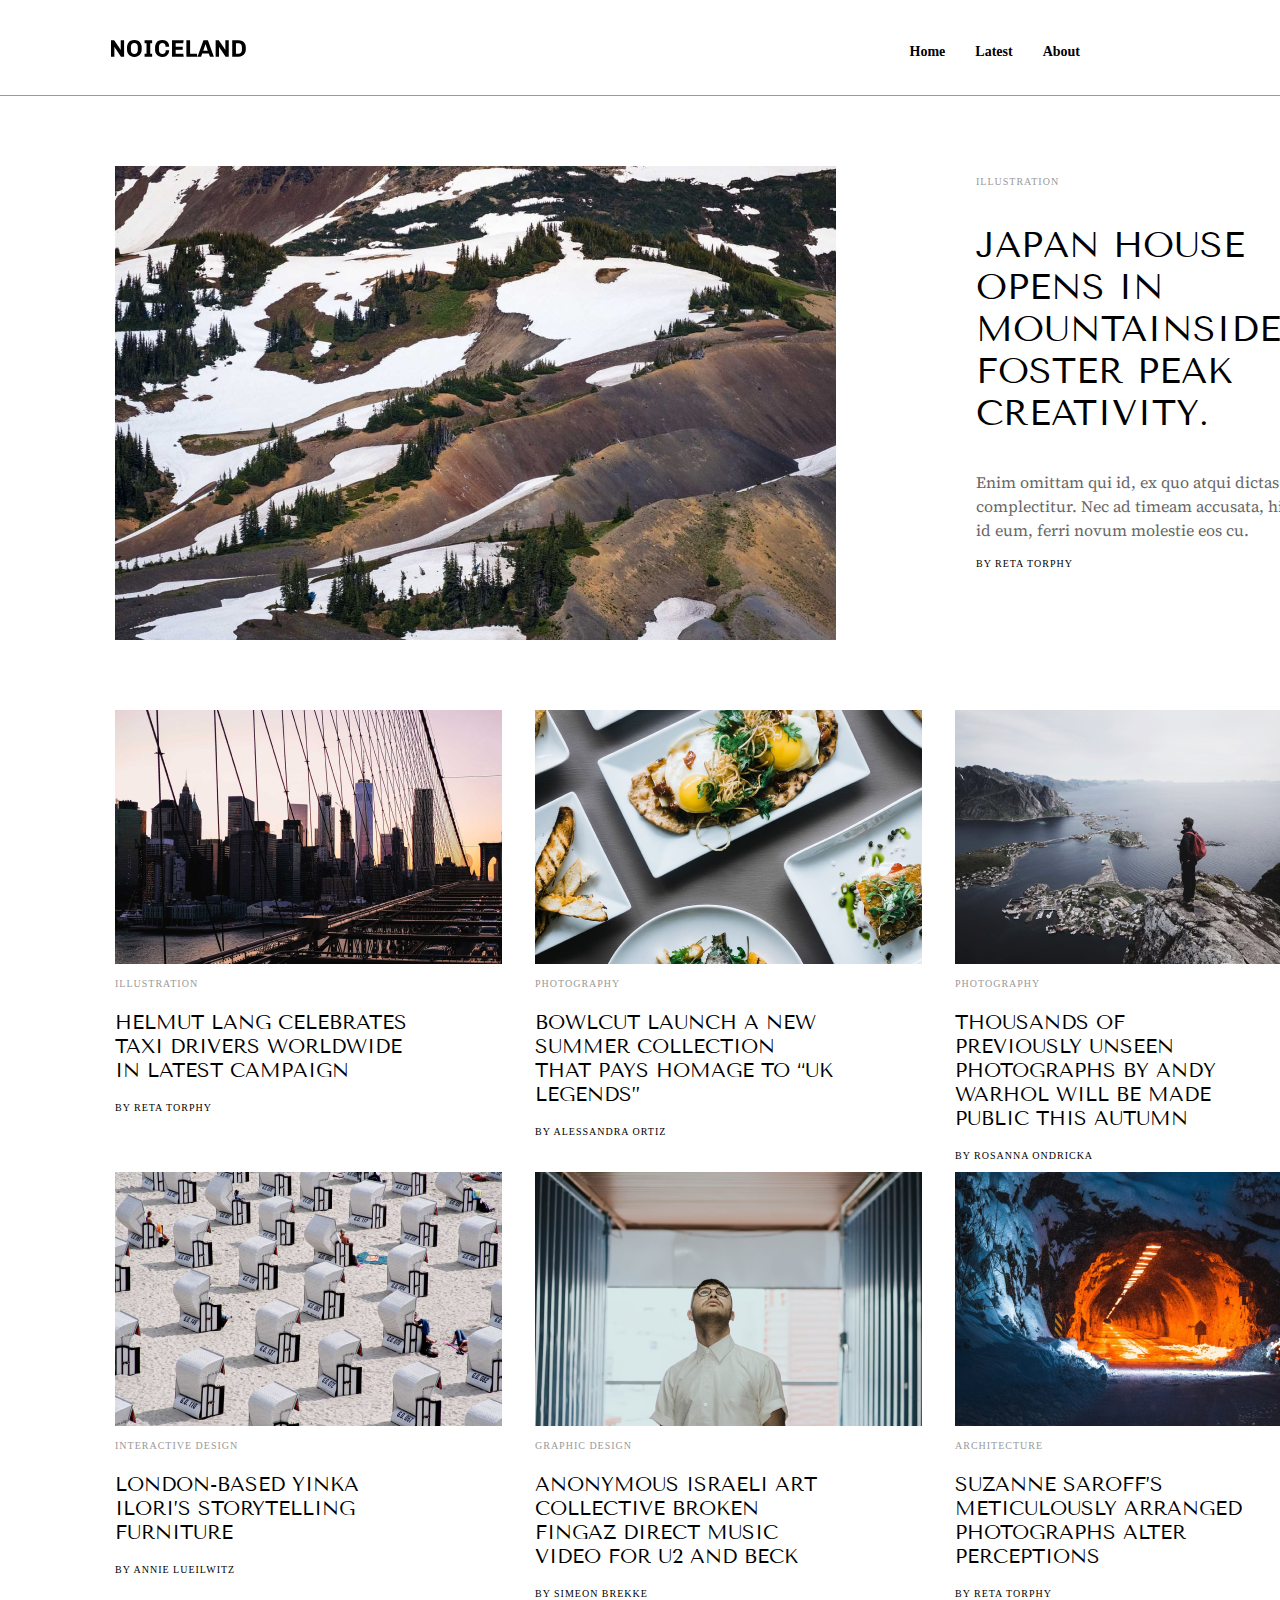
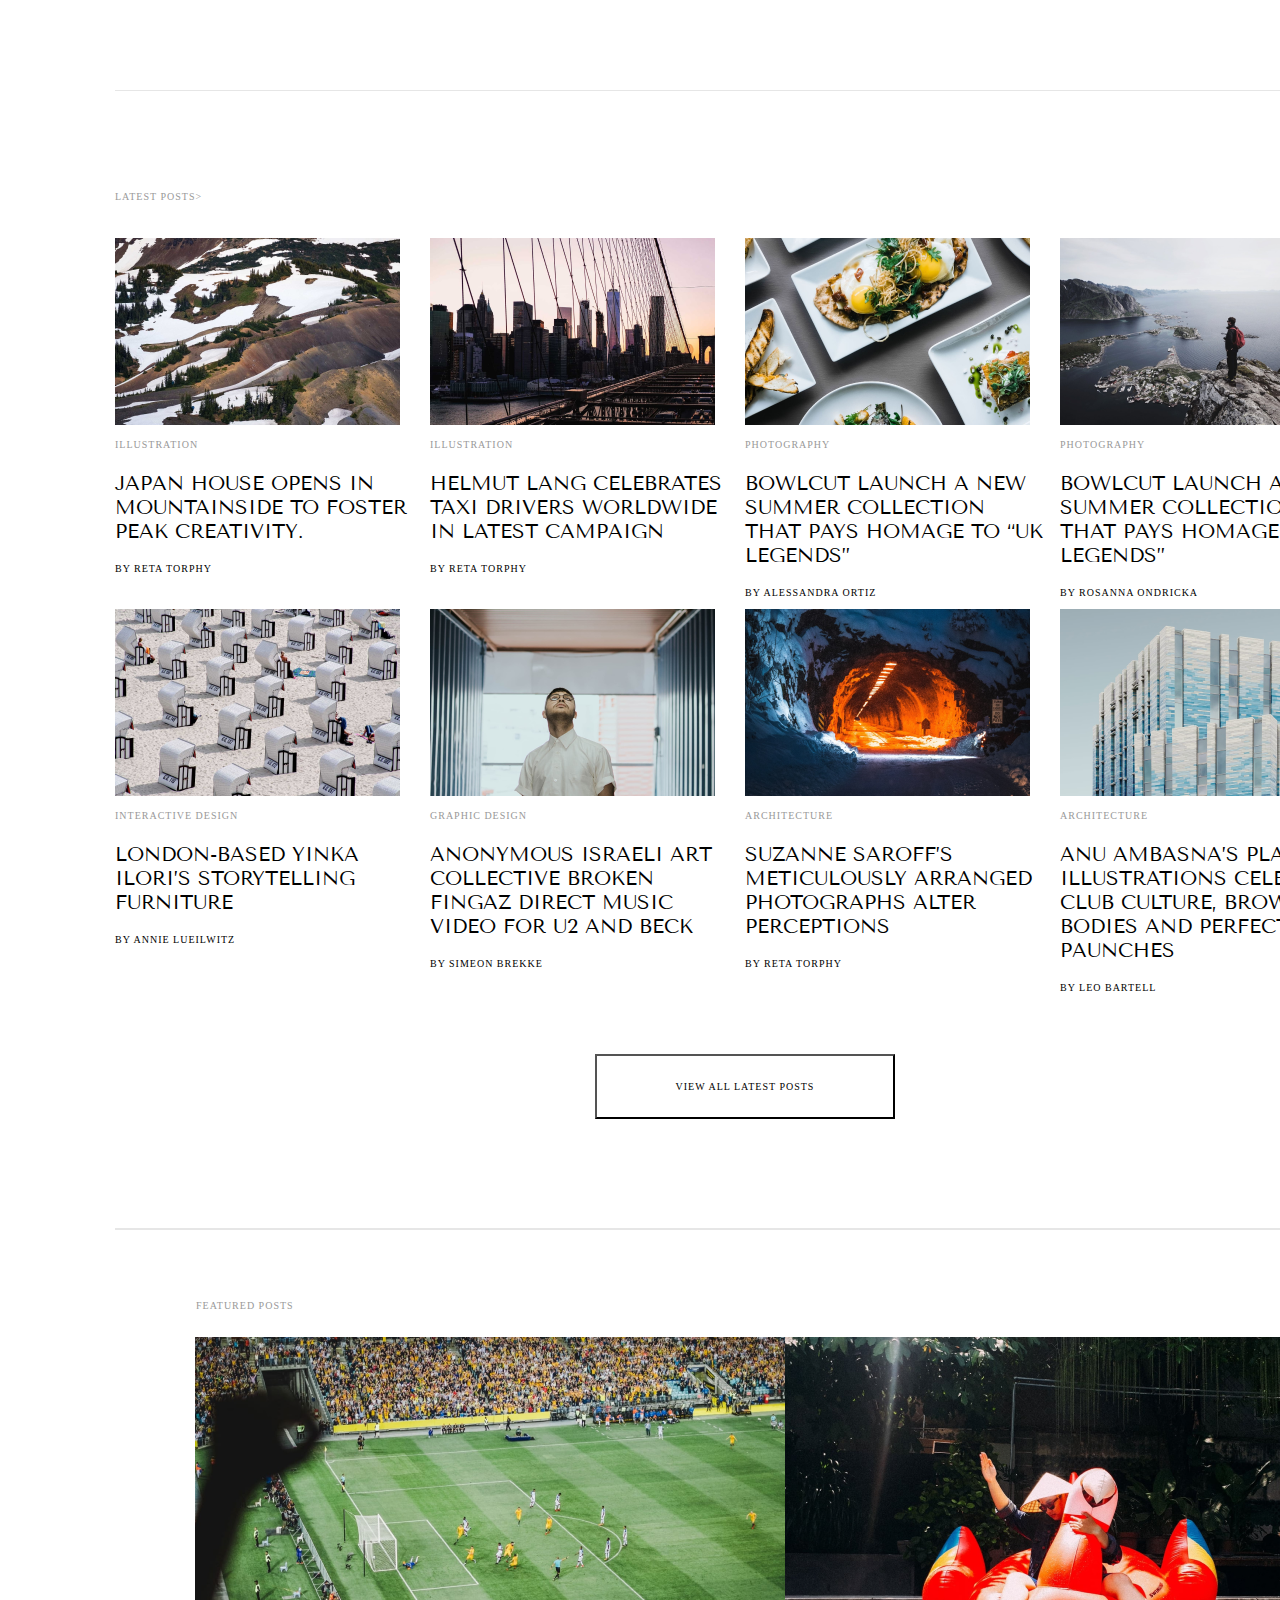
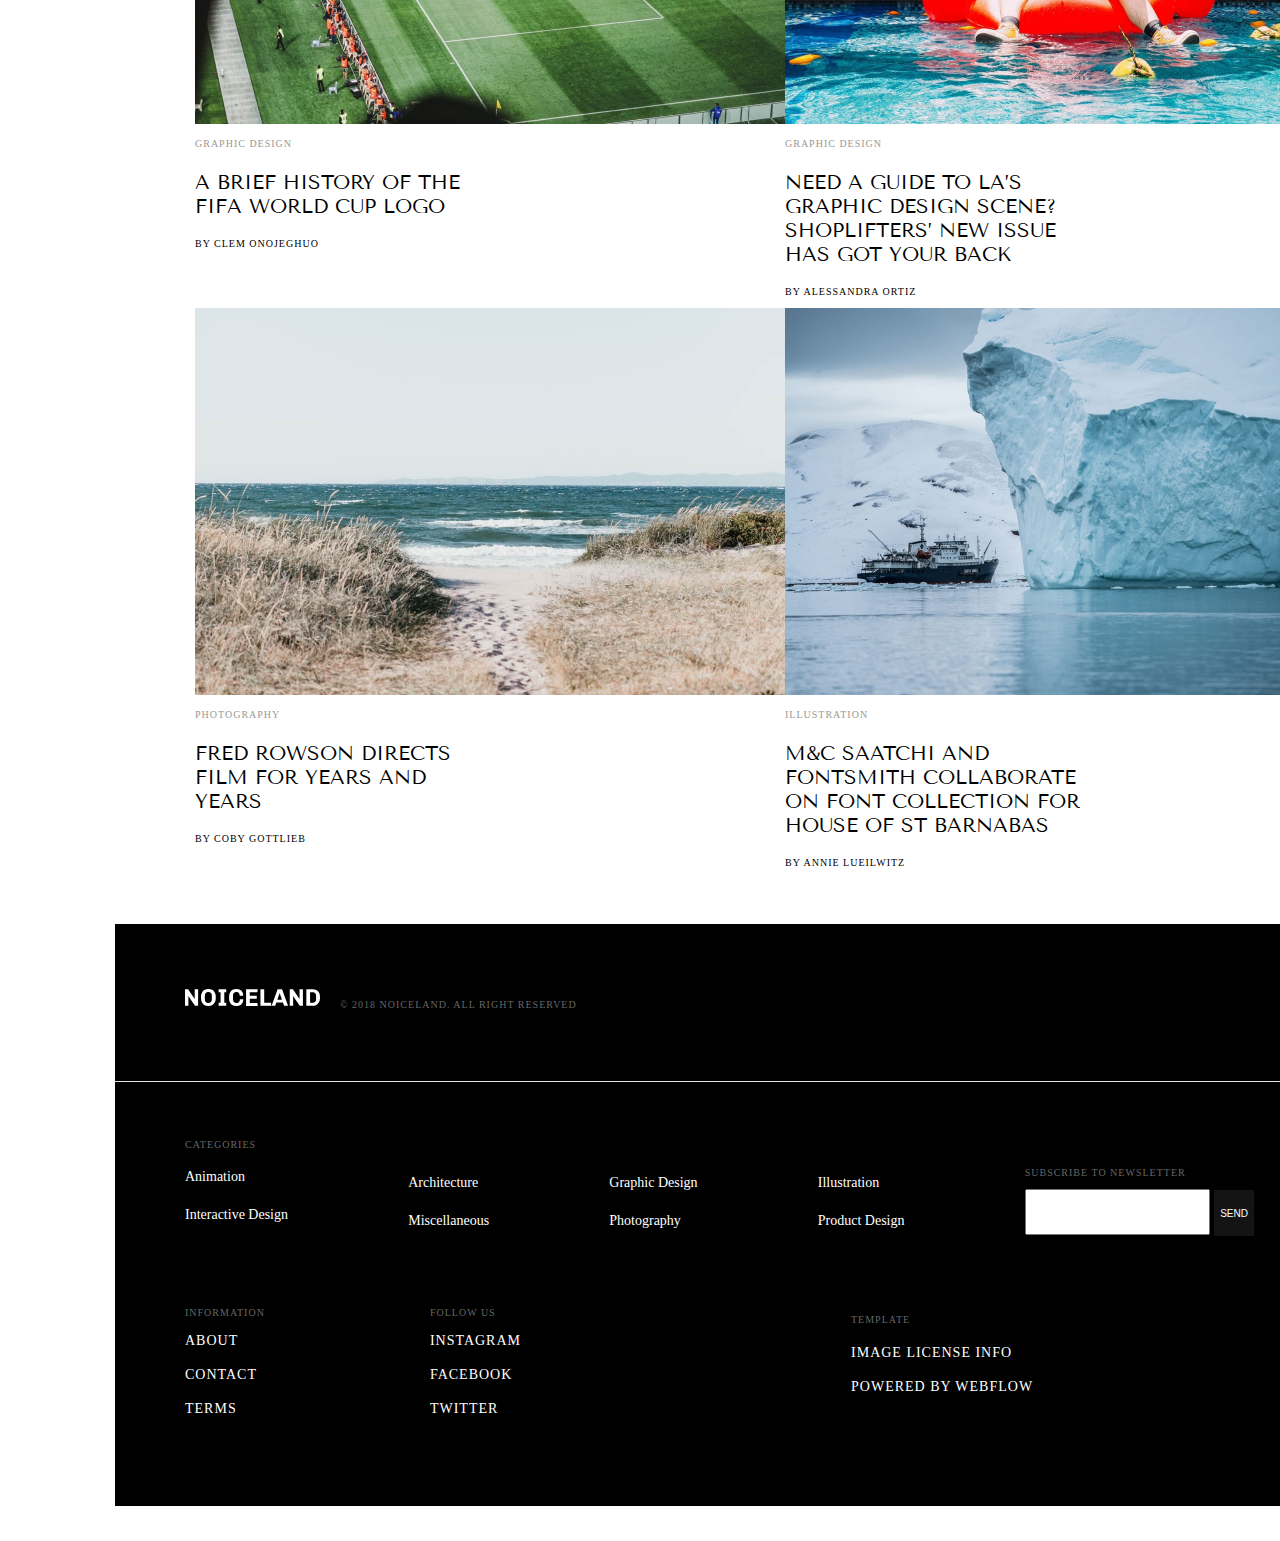
<file: noiceland.html>
<!DOCTYPE html>
<html lang="en">

<head>
    <meta charset="UTF-8">
    <meta http-equiv="X-UA-Compatible" content="IE=edge">
    <meta name="viewport" content="width=device-width, initial-scale=1,  maximum-scale=1">
    <link rel="preconnect" href="https://fonts.googleapis.com">
    <link rel="preconnect" href="https://fonts.gstatic.com" crossorigin>
    <link href="https://fonts.googleapis.com/css2?family=Tenor+Sans&display=swap" rel="stylesheet">

    <link
        href="https: //fonts.googleapis.com/css2?family= Lobster & семья = Либре + Франклин иfamily = Source+Serif+Pro & display=swap"
        rel="stylesheet">
    <link href="https://fonts.googleapis.com/css2?family=Lobster&family=Source+Serif+Pro&display=swap" rel="stylesheet">
    <link rel="stylesheet" href="styles-noiceland.css">
    

    <title>Noiceland-ЯПОНСКИЙ ДОМ ОТКРЫВАЕТСЯ НА СКЛОНЕ ГОРЫ...</title>
    <style>
      

        
    </style>
</head>

<body>
    <div class="desktop">
        <header>
            <nav class="content-block">
                <div class="navigation-left">
                    <a href="NOICELAND">
                        <svg width="135" height="17" viewBox="0 0 135 17" fill="none"
                            xmlns="http://www.w3.org/2000/svg">
                            <path fill-rule="evenodd" clip-rule="evenodd"
                                d="M4.8 9.12C4.624 8.864 4.384 8.484 4.08 7.98C3.776 7.476 3.576 7.144 3.48 6.984L3.384 7.056V16.704H0V0.24H3.144L8.328 7.872L9.048 9C9.304 9.448 9.504 9.776 9.648 9.984L9.72 9.912V0.24H13.104V16.704H9.96L4.8 9.12ZM30.696 9.648C30.696 11.152 30.368 12.456 29.712 13.56C29.056 14.664 28.172 15.504 27.06 16.08C25.948 16.656 24.712 16.944 23.352 16.944C21.992 16.944 20.756 16.656 19.644 16.08C18.532 15.504 17.648 14.664 16.992 13.56C16.336 12.456 16.008 11.152 16.008 9.648V7.296C16.008 5.79199 16.336 4.48801 16.992 3.384C17.648 2.27999 18.532 1.44 19.644 0.864C20.756 0.287997 21.992 0 23.352 0C24.712 0 25.948 0.287997 27.06 0.864C28.172 1.44 29.056 2.27999 29.712 3.384C30.368 4.48801 30.696 5.79199 30.696 7.296V9.648ZM26.808 6.768C26.808 5.55199 26.488 4.612 25.848 3.948C25.208 3.284 24.376 2.952 23.352 2.952C22.328 2.952 21.496 3.284 20.856 3.948C20.216 4.612 19.896 5.55199 19.896 6.768V10.176C19.896 11.392 20.216 12.332 20.856 12.996C21.496 13.66 22.328 13.992 23.352 13.992C24.376 13.992 25.208 13.66 25.848 12.996C26.488 12.332 26.808 11.392 26.808 10.176V6.768ZM33.576 0.24H41.16V3.192H39.24V13.752H41.16V16.704H33.576V13.752H35.52V3.192H33.576V0.24ZM47.952 10.176C47.952 11.392 48.28 12.332 48.936 12.996C49.592 13.66 50.424 13.992 51.432 13.992C52.568 13.992 53.408 13.684 53.952 13.068C54.496 12.452 54.768 11.504 54.768 10.224H58.152C58.152 11.632 57.868 12.844 57.3 13.86C56.732 14.876 55.952 15.644 54.96 16.164C53.968 16.684 52.848 16.944 51.6 16.944H51.264C49.888 16.944 48.656 16.664 47.568 16.104C46.48 15.544 45.624 14.716 45 13.62C44.376 12.524 44.064 11.2 44.064 9.648V7.296C44.064 5.79199 44.376 4.48801 45 3.384C45.624 2.27999 46.476 1.44 47.556 0.864C48.636 0.287997 49.84 0 51.168 0H51.504C52.784 0 53.924 0.251998 54.924 0.756C55.924 1.26 56.712 2.02 57.288 3.036C57.864 4.05201 58.152 5.29599 58.152 6.768H54.624C54.624 5.51999 54.348 4.572 53.796 3.924C53.244 3.276 52.448 2.952 51.408 2.952C50.4 2.952 49.572 3.284 48.924 3.948C48.276 4.612 47.952 5.55199 47.952 6.768V10.176ZM61.032 16.704V0.24H72.624L72.216 3.192H64.68V6.792H71.712V9.744H64.68V13.752H72.288L72.696 16.704H61.032ZM75.384 16.704V0.24H79.104V13.632H85.872L86.28 16.704H75.384ZM97.776 13.464H91.224L90.072 16.704H86.496L92.472 0.24H96.888L102.864 16.704H98.976L97.776 13.464ZM92.232 10.656H96.792C96.184 8.84799 95.448 6.69601 94.584 4.2H94.464L92.232 10.656ZM109.44 9.12C109.264 8.864 109.024 8.484 108.72 7.98C108.416 7.476 108.216 7.144 108.12 6.984L108.024 7.056V16.704H104.64V0.24H107.784L112.968 7.872L113.688 9C113.944 9.448 114.144 9.776 114.288 9.984L114.36 9.912V0.24H117.744V16.704H114.6L109.44 9.12ZM127.464 0.24C128.824 0.24 130.06 0.527997 131.172 1.104C132.284 1.68 133.168 2.51999 133.824 3.624C134.48 4.728 134.808 6.03199 134.808 7.536V9.408C134.808 10.912 134.48 12.216 133.824 13.32C133.168 14.424 132.284 15.264 131.172 15.84C130.06 16.416 128.824 16.704 127.464 16.704H121.224V0.24H127.464ZM124.944 13.752H127.464C128.488 13.752 129.32 13.42 129.96 12.756C130.6 12.092 130.92 11.152 130.92 9.936V7.008C130.92 5.79199 130.6 4.852 129.96 4.188C129.32 3.524 128.488 3.192 127.464 3.192H124.944V13.752Z"
                                fill="black" />
                        </svg></a>
                </div>

                <div class="navigation-right"><a href="Home"> Home</a>
                    <a href="Latest"> Latest</a>
                    <a href="About"> About</a>
                </div>
            </nav>

        </header>

        <main>
            <div class="main-content ">
                <div class="topicc">

                    <img class="foto1" src="img3/mountains.png">
                    <div class="text">
                        <p class="auxiliary-text">Illustration</p>
                        <p class="heading">Japan House opens in mountainside to foster peak creativity. </p>
                        <p class="main-text1"> Enim omittam qui id, ex quo atqui dictas complectitur. Nec ad timeam
                            accusata,
                            hinc justo falli
                            id eum, ferri novum molestie eos cu. </p>

                        <p class="bottom-text">By Reta Torphy</p>

                    </div>
                </div>

                <div class="info-content">
                    <div>
                        <img class="foto" src="img3/city.png">
                        <p class="auxiliary-text"> Illustration</p>
                        <p class="main-text"> Helmut Lang celebrates taxi drivers worldwide in latest campaign</p>
                        <p class="bottom-text">By Reta Torphy</p>

                    </div>
                    <div class="topic">
                        <img class="foto" src="img3/food.png">
                        <p class="auxiliary-text">Photography</p>
                        <p class="main-text">Bowlcut launch a new summer collection that pays homage to “UK legends”</p>
                        <p class="bottom-text">By Alessandra Ortiz</p>

                    </div>

                    <div class="topic">

                        <img class="foto" src="img3/sea.png">
                        <p class="auxiliary-text">Photography</p>
                        <p class="main-text">Thousands of previously unseen photographs by Andy Warhol will be made
                            public
                            this Autumn</p>
                        <p class="bottom-text"> By Rosanna Ondricka</p>

                    </div>

                    <div class="topic">
                        <img class="foto" src="img3/beach.png">
                        <p class="auxiliary-text">Interactive Design</p>
                        <p class="main-text">London-based Yinka Ilori’s storytelling furniture</p>
                        <p class="bottom-text"> By Annie Lueilwitz</p>

                    </div>

                    <div class="topic">

                        <img class="foto" src="img3/man.png">
                        <p class="auxiliary-text">Graphic Design</p>
                        <p class="main-text">Anonymous Israeli art collective Broken Fingaz direct music video for U2
                            and
                            Beck</p>
                        <p class="bottom-text"> By Simeon Brekke</p>
                    </div>

                    <div class="topic">
                        <img class="foto" src="img3/tunel.png">
                        <p class="auxiliary-text">Architecture</p>
                        <p class="main-text">Suzanne Saroff’s meticulously arranged photographs alter perceptions</p>
                        <p class="bottom-text"> By Reta Torphy</p>

                    </div>

                </div>
                <div class="line-border"></div>
                <div class="latest-posts">LATEST POSTS></div>
                <div class="low-main-content">
                    <div class="low-content">

                        <div class="low-topic">
                            <img class="low-foto" src="img3/gora1.png">
                            <p class="auxiliary-text">Illustration</p>
                            <p class="main-text"> Japan House opens in mountainside to foster peak creativity. </p>
                            <p class="bottom-text">By Reta Torphy</p>
                        </div>

                        <div class="low-topic">
                            <img class="low-foto" src="img3/city1.png">
                            <p class="auxiliary-text"> Illustration</p>
                            <p class="main-text"> Helmut Lang celebrates taxi drivers worldwide in latest campaign</p>
                            <p class="bottom-text">By Reta Torphy</p>

                        </div>
                        <div class="low-topic">

                            <img class="low-foto" src="img3/food1.png">
                            <p class="auxiliary-text">Photography</p>
                            <p class="main-text">Bowlcut launch a new summer collection that pays homage to “UK legends”
                            </p>
                            <p class="bottom-text">By Alessandra Ortiz</p>

                        </div>

                        <div class="low-topic">

                            <img class="low-foto" src="img3/sea1.png">
                            <p class="auxiliary-text">Photography</p>
                            <p class="main-text">Bowlcut launch a new summer collection that pays homage to “UK legends”
                            </p>
                            <p class="bottom-text"> By Rosanna Ondricka</p>



                        </div>

                        <div class="low-topic">

                            <img class="low-foto" src="img3/pesok1.png">
                            <p class="auxiliary-text">Interactive Design</p>
                            <p class="main-text">London-based Yinka Ilori’s storytelling furniture</p>
                            <p class="bottom-text"> By Annie Lueilwitz</p>

                        </div>

                        <div class="low-topic">

                            <img class="low-foto" src="img3/man1.png">
                            <p class="auxiliary-text">Graphic Design</p>
                            <p class="main-text">Anonymous Israeli art collective Broken Fingaz direct music video for
                                U2 and Beck</p>

                            <p class="bottom-text"> By Simeon Brekke</p>

                        </div>
                        <div class="low-topic">

                            <img class="low-foto" src="img3/tunel1.png">
                            <p class="auxiliary-text">Architecture</p>
                            <p class="main-text">Suzanne Saroff’s meticulously arranged photographs alter perceptions
                            </p>
                            <p class="bottom-text"> By Reta Torphy</p>

                        </div>
                        <div class="low-topic">

                            <img class="low-foto" src="img3/culture1.png">
                            <p class="auxiliary-text">Architecture</p>
                            <p class="main-text"> Anu Ambasna’s playful illustrations celebrate club culture, brown
                                bodies
                                and perfect paunches </p>

                            <p class="bottom-text"> By Leo Bartell</p>

                        </div>
                    </div>
                </div>

                <div class="key-enter">
                    <button class="key"> view all latest posts </button>
                </div>

                <div class="line_footer1"></div>

                <div class="featured-posts">featured POSTS</div>
                <div class="low-main-content1">

                    <div class="low-topic">


                        <img class="low-foto" src="img3/bol.png">
                        <p class="auxiliary-text">Graphic Design</p>
                        <p class="main-text"> A Brief History of the FIFA World Cup Logo </p>

                        <p class="bottom-text"> By Clem Onojeghuo</p>
                    </div>

                    <div class="low-topic">

                        <img class="low-foto" src="img3/aqva.png">
                        <p class="auxiliary-text">Graphic Design </p>
                        <p class="main-text"> Need a guide to LA’s graphic design scene? Shoplifters’ new issue has got
                            your
                            back </p>

                        <p class="bottom-text"> By Alessandra Ortiz</p>
                    </div>
                    <div class="low-topic">

                        <img class="low-foto" src="img3/ocean.png">
                        <p class="auxiliary-text">Photography</p>
                        <p class="main-text"> Fred Rowson directs film for Years and Years</p>

                        <p class="bottom-text"> By Coby Gottlieb</p>
                    </div>

                    <div class="low-topic">

                        <img class="low-foto" src="img3/ice.png">
                        <p class="auxiliary-text">Illustration</p>
                        <p class="main-text">M&C Saatchi and Fontsmith collaborate on font collection for House of St
                            Barnabas</p>

                        <p class="bottom-text"> By Annie Lueilwitz </p>
                    </div>
                </div>
                <div class="total-footer">
                    <div class="footer">

                        <svg width="135" height="17" viewBox="0 0 135 17" fill="none"
                            xmlns="http://www.w3.org/2000/svg">
                            <path
                                d="M4.80677 9.15228C4.63319 8.89805 4.39285 8.52339 4.08575 8.02831L3.4849 7.02477L3.38476 7.09502V16.7591H0V0.240827H3.14443L8.34174 7.89785L9.01268 9.03185C9.26638 9.4801 9.46666 9.81462 9.61353 10.0354L9.68363 9.96515V0.240827H13.1185V16.7591H10.0141L4.80677 9.15228ZM30.7433 9.68415C30.7725 11.0591 30.4262 12.4159 29.7419 13.608C29.1157 14.6871 28.195 15.5644 27.0881 16.1369C25.9325 16.7079 24.6613 17.0048 23.3729 17.0048C22.0845 17.0048 20.8133 16.7079 19.6577 16.1369C18.5582 15.5614 17.6447 14.6843 17.024 13.608C16.3396 12.4159 15.9933 11.0591 16.0226 9.68415V7.32583C15.9933 5.95088 16.3396 4.59406 17.024 3.40198C17.6459 2.32063 18.5631 1.43977 19.6677 0.863023C20.8233 0.292073 22.0945 -0.00488281 23.3829 -0.00488281C24.6713 -0.00488281 25.9425 0.292073 27.0981 0.863023C28.205 1.43551 29.1257 2.3129 29.7519 3.39195C30.4362 4.58402 30.7825 5.94084 30.7533 7.3158V9.68415H30.7433ZM26.8478 6.79395C26.875 6.2794 26.8005 5.76454 26.6287 5.27889C26.4568 4.79325 26.191 4.3464 25.8464 3.96397C25.5225 3.63024 25.1323 3.36844 24.701 3.19556C24.2698 3.02268 23.807 2.94257 23.3429 2.96043C22.8787 2.94257 22.416 3.02268 21.9847 3.19556C21.5534 3.36844 21.1632 3.63024 20.8393 3.96397C20.4947 4.3464 20.2289 4.79325 20.057 5.27889C19.8852 5.76454 19.8107 6.2794 19.8379 6.79395V10.216C19.8107 10.7306 19.8852 11.2455 20.057 11.7311C20.2289 12.2167 20.4947 12.6636 20.8393 13.046C21.1632 13.3797 21.5534 13.6415 21.9847 13.8144C22.416 13.9873 22.8787 14.0674 23.3429 14.0496C23.807 14.0674 24.2698 13.9873 24.701 13.8144C25.1323 13.6415 25.5225 13.3797 25.8464 13.046C26.191 12.6636 26.4568 12.2167 26.6287 11.7311C26.8005 11.2455 26.875 10.7306 26.8478 10.216V6.79395ZM33.6273 0.240827H41.218V3.25145H39.2953V13.7987H41.218V16.8093H33.6273V13.7987H35.5701V3.20128H33.6273V0.190649V0.240827ZM48.0676 10.216C48.0371 10.7309 48.11 11.2467 48.282 11.7328C48.454 12.2189 48.7217 12.6655 49.0691 13.046C49.3948 13.3772 49.7853 13.6374 50.2161 13.8101C50.647 13.9828 51.1088 14.0643 51.5726 14.0496C52.0324 14.0843 52.4942 14.0188 52.9264 13.8577C53.3585 13.6966 53.7507 13.4437 54.0761 13.1163C54.6846 12.2969 54.9763 11.2845 54.8973 10.2662H58.282C58.3176 11.537 58.0244 12.7955 57.4308 13.9191C56.891 14.9019 56.0719 15.7018 55.0775 16.2172C54.0368 16.7502 52.8814 17.019 51.7128 17H51.3322C50.0476 17.0208 48.7768 16.7317 47.627 16.157C46.5457 15.5997 45.6536 14.7336 45.0634 13.6682C44.4023 12.4366 44.0775 11.0518 44.1221 9.65405V7.32583C44.0874 5.95463 44.412 4.59827 45.0634 3.39195C45.655 2.31752 46.5457 1.43882 47.627 0.863023C48.7416 0.278416 49.9842 -0.0182263 51.2421 -2.34679e-05H51.5726C52.7583 -0.0203084 53.9319 0.241052 54.9974 0.762668C55.9953 1.2569 56.8221 2.04003 57.3707 3.0106C57.9778 4.16204 58.2747 5.45225 58.232 6.75381H54.697C54.7668 5.73498 54.4722 4.72454 53.8658 3.90375C53.5671 3.56789 53.197 3.3034 52.7828 3.12973C52.3686 2.95606 51.9209 2.87763 51.4724 2.90021C51.0117 2.8858 50.553 2.96758 50.1254 3.14034C49.6979 3.3131 49.3109 3.57308 48.9889 3.90375C48.643 4.28525 48.3762 4.73197 48.2043 5.21784C48.0324 5.70372 47.9587 6.21903 47.9875 6.73374V10.1558L48.0676 10.216ZM61.086 16.7591V0.240827H72.7224L72.3118 3.25145H64.7712V6.8642H71.781V9.87483H64.7712V13.889H72.3919L72.8025 16.8996H61.086V16.7591ZM75.4562 16.7591V0.240827H79.2115V13.6783H85.991L86.4016 16.7591H75.4862H75.4562ZM97.8778 13.5076H91.3486L90.1969 16.7591H86.6219L92.6304 0.240827H97.0566L103.065 16.7591H99.1395L97.8778 13.5076ZM92.3299 10.6877H96.8964C96.3089 8.87463 95.5812 6.71702 94.7133 4.21485H94.5931L92.3299 10.6877ZM109.564 9.14224C109.391 8.88801 109.15 8.50667 108.843 7.99821L108.242 6.99466L108.142 7.06491V16.7591H104.757V0.240827H107.902L113.159 7.89785L113.85 9.03185C114.104 9.4801 114.304 9.81462 114.451 10.0354L114.521 9.96515V0.240827H117.906V16.7591H114.762L109.564 9.14224ZM127.59 0.230791C128.88 0.212176 130.155 0.508378 131.305 1.09384C132.412 1.66633 133.332 2.54371 133.959 3.62276C134.643 4.81484 134.989 6.17165 134.96 7.54661V9.44331C134.989 10.8183 134.643 12.1751 133.959 13.3672C133.332 14.4462 132.412 15.3236 131.305 15.8961C130.155 16.4815 128.88 16.7777 127.59 16.7591H121.341V0.240827H127.59V0.230791ZM125.066 13.7886H127.59C128.054 13.8065 128.516 13.7264 128.948 13.5535C129.379 13.3806 129.769 13.1188 130.093 12.7851C130.438 12.4027 130.704 11.9558 130.875 11.4702C131.047 10.9845 131.122 10.4697 131.095 9.95511V7.02477C131.122 6.51022 131.047 5.99535 130.875 5.50971C130.704 5.02407 130.438 4.57721 130.093 4.19478C129.769 3.86105 129.379 3.59926 128.948 3.42638C128.516 3.25349 128.054 3.17338 127.59 3.19124H125.066V13.7987V13.7886Z"
                                fill="white" />
                        </svg>
                        <p class="text-footer"> © 2018 NOICELAND. ALL RIGHT RESERVED</p>

                    </div>

                    <div class="content-footer">

                        <div class="line_footer"></div>

                        <div class="navigation-footer-top">

                            <div class="list">
                                <div class="CATEGORIES"><a href="Categories" class="link1"> CATEGORIES</a></div>
                                <p><a href="Animation" class="link"> Animation</a></p>
                                <p><a href="Interactive Design" class="link">Interactive Design</a></p>
                            </div>
                            <div class="list">

                                <p><a href="Architecture" class="link">Architecture</a></p>
                                <p><a href=" Miscellaneous" class="link"> Miscellaneous</a></p>
                            </div>

                            <div class="list">

                                <p><a href="Graphic Design" class="link"> Graphic Design</a></p>
                                <p><a href=" Photography" class="link"> Photography</a></p>
                            </div>

                            <div class="list">

                                <p><a href=" Illustration" class="link">Illustration </a></p>
                                <p><a href="Product Design" class="link">Product Design</a></p>

                            </div>

                            <div class="input-field">
                                <p class="link1">Subscribe to newsletter</p>
                                <input name="email address" class="email-address" type="Email address" />
                                <button class="send">SEND</button>

                            </div>
                        </div>
                    </div>

                    <div class="navigation-footer-bottom">

                        <div class="list1">
                            <p> <a href="Information" class="link1"> INFORMATION </a></p>
                            <p> <a href="about" class="link"> about</a></p>
                            <p> <a href="contact" class="link"> contact</a></p>
                            <p> <a href="terms" class="link">terms </a></p>
                        </div>

                        <div class="list1">

                            <p> <a href="follow us" class="link1"> FOLLOW US </a></p>
                            <p> <a href="https://www.instagram.com" class="link">instagram </a> </p>
                            <p> <a href="https://www.facebook.com" class="link"> facebook </a></p>
                            <p> <a href="https://twitter.com" class="link">twitter </p>
                        </div>
                        <div class="list1">

                            <p> <a href="Template" class="link1">TEMPLATE</a> </p>
                            <p> <a href="Image License Info" class="link">Image License Info </a></p>
                            <p> <a href="Powered by Webflow" class="link"> Powered by Webflow</a></p>

                        </div>

                    </div>

                </div>

        </main>

    </div>

</body>

</html>
</file>
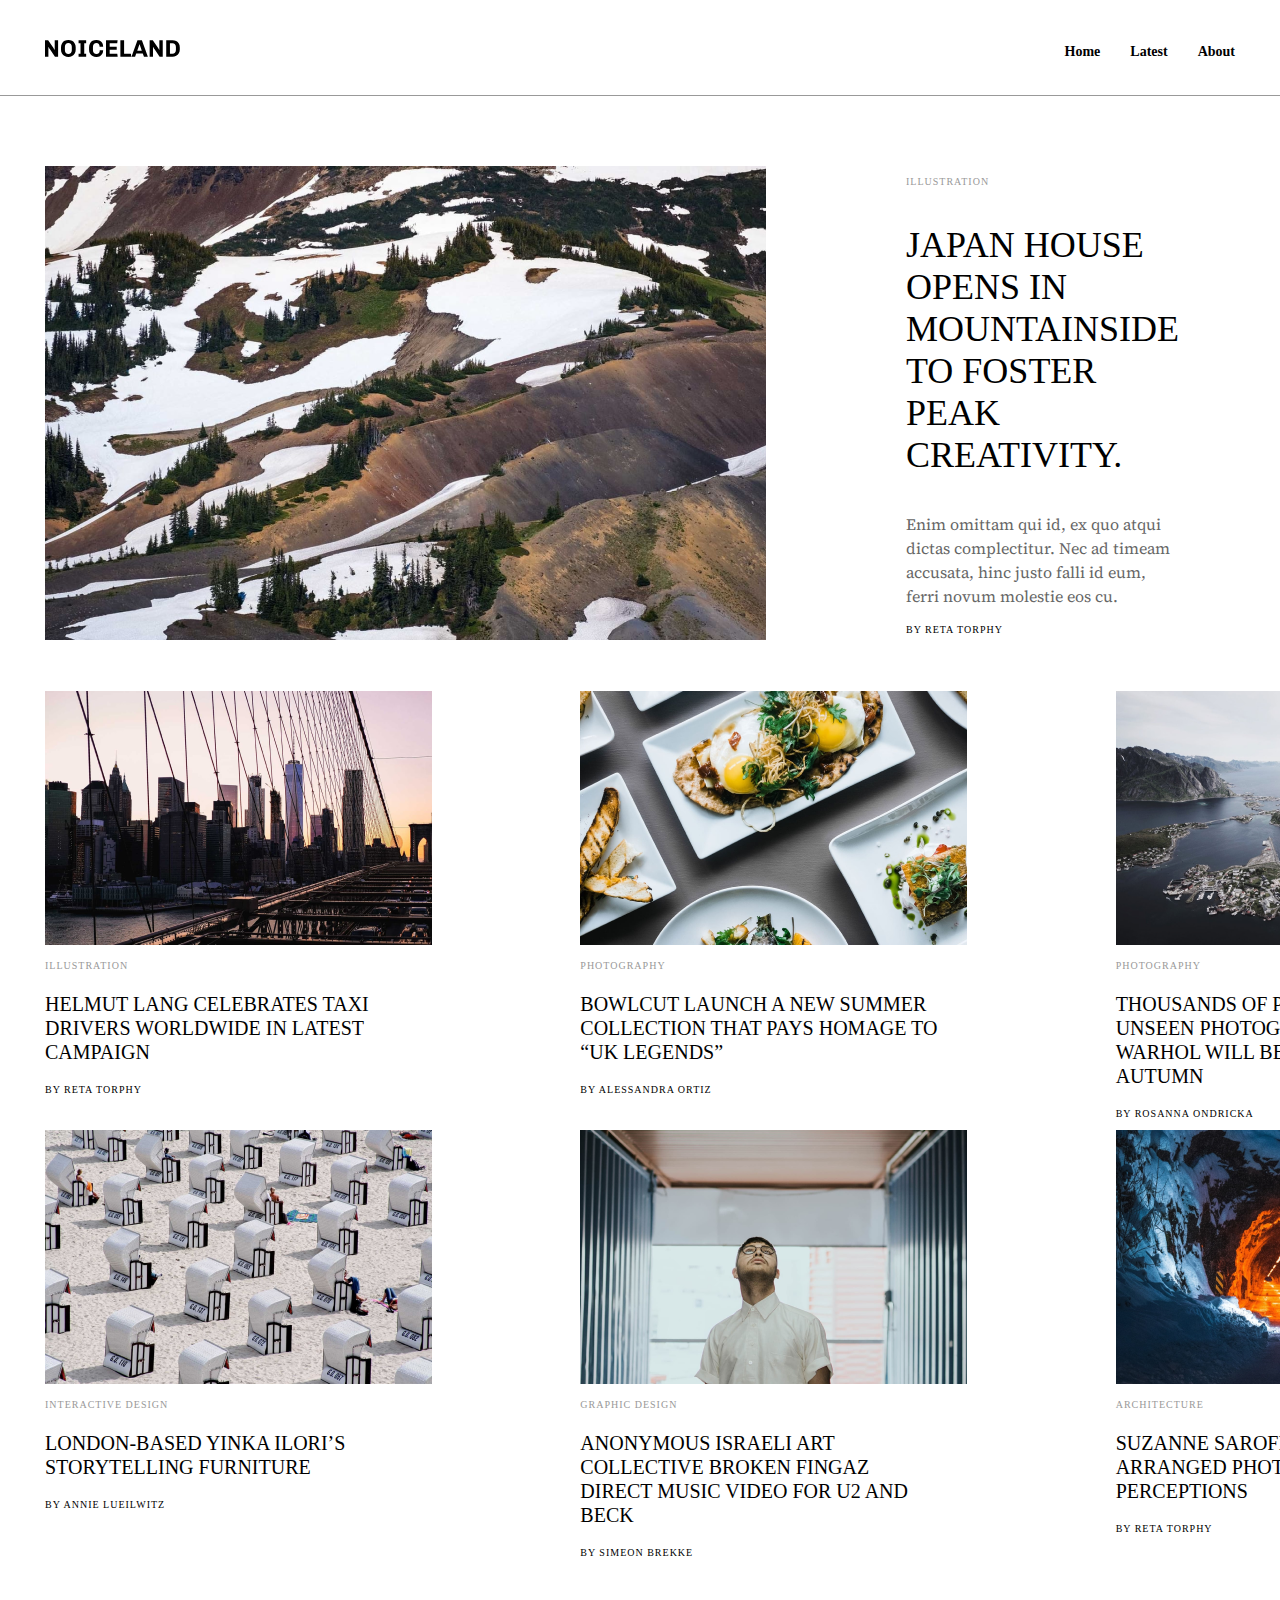
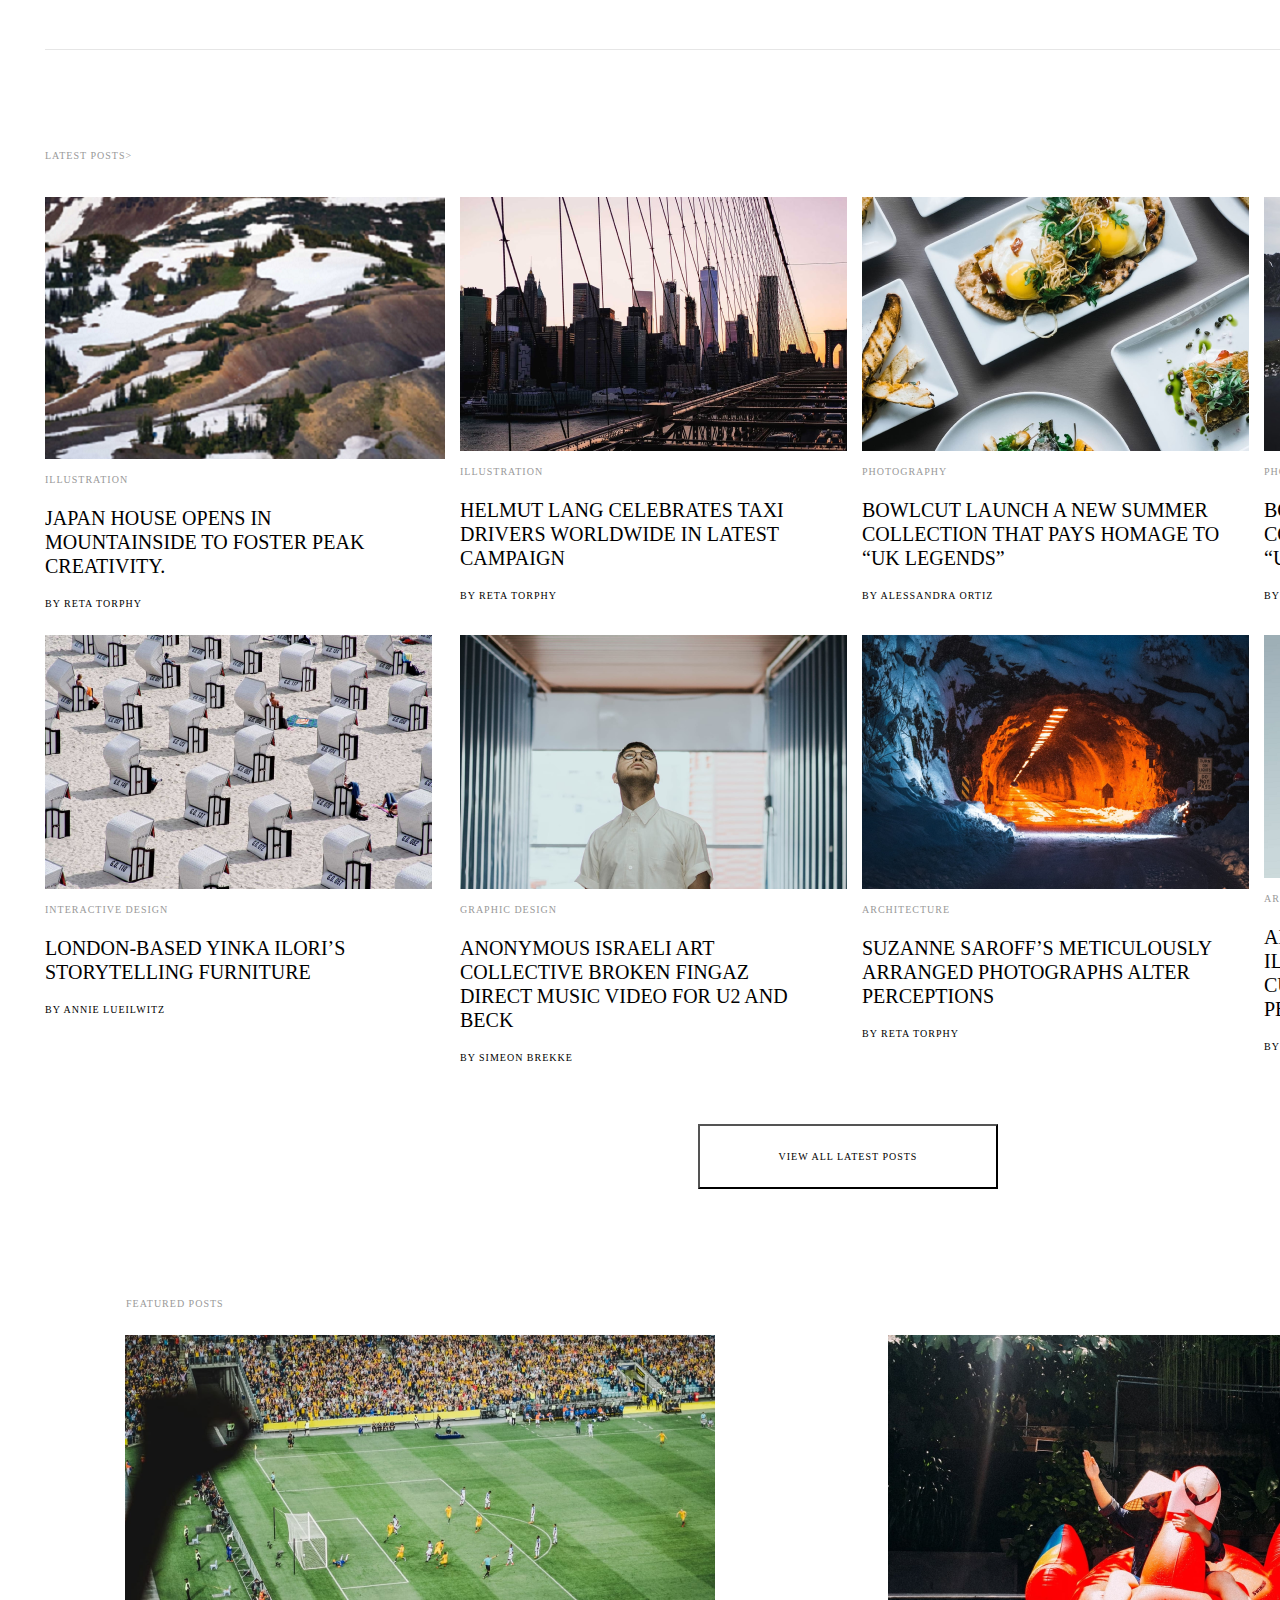
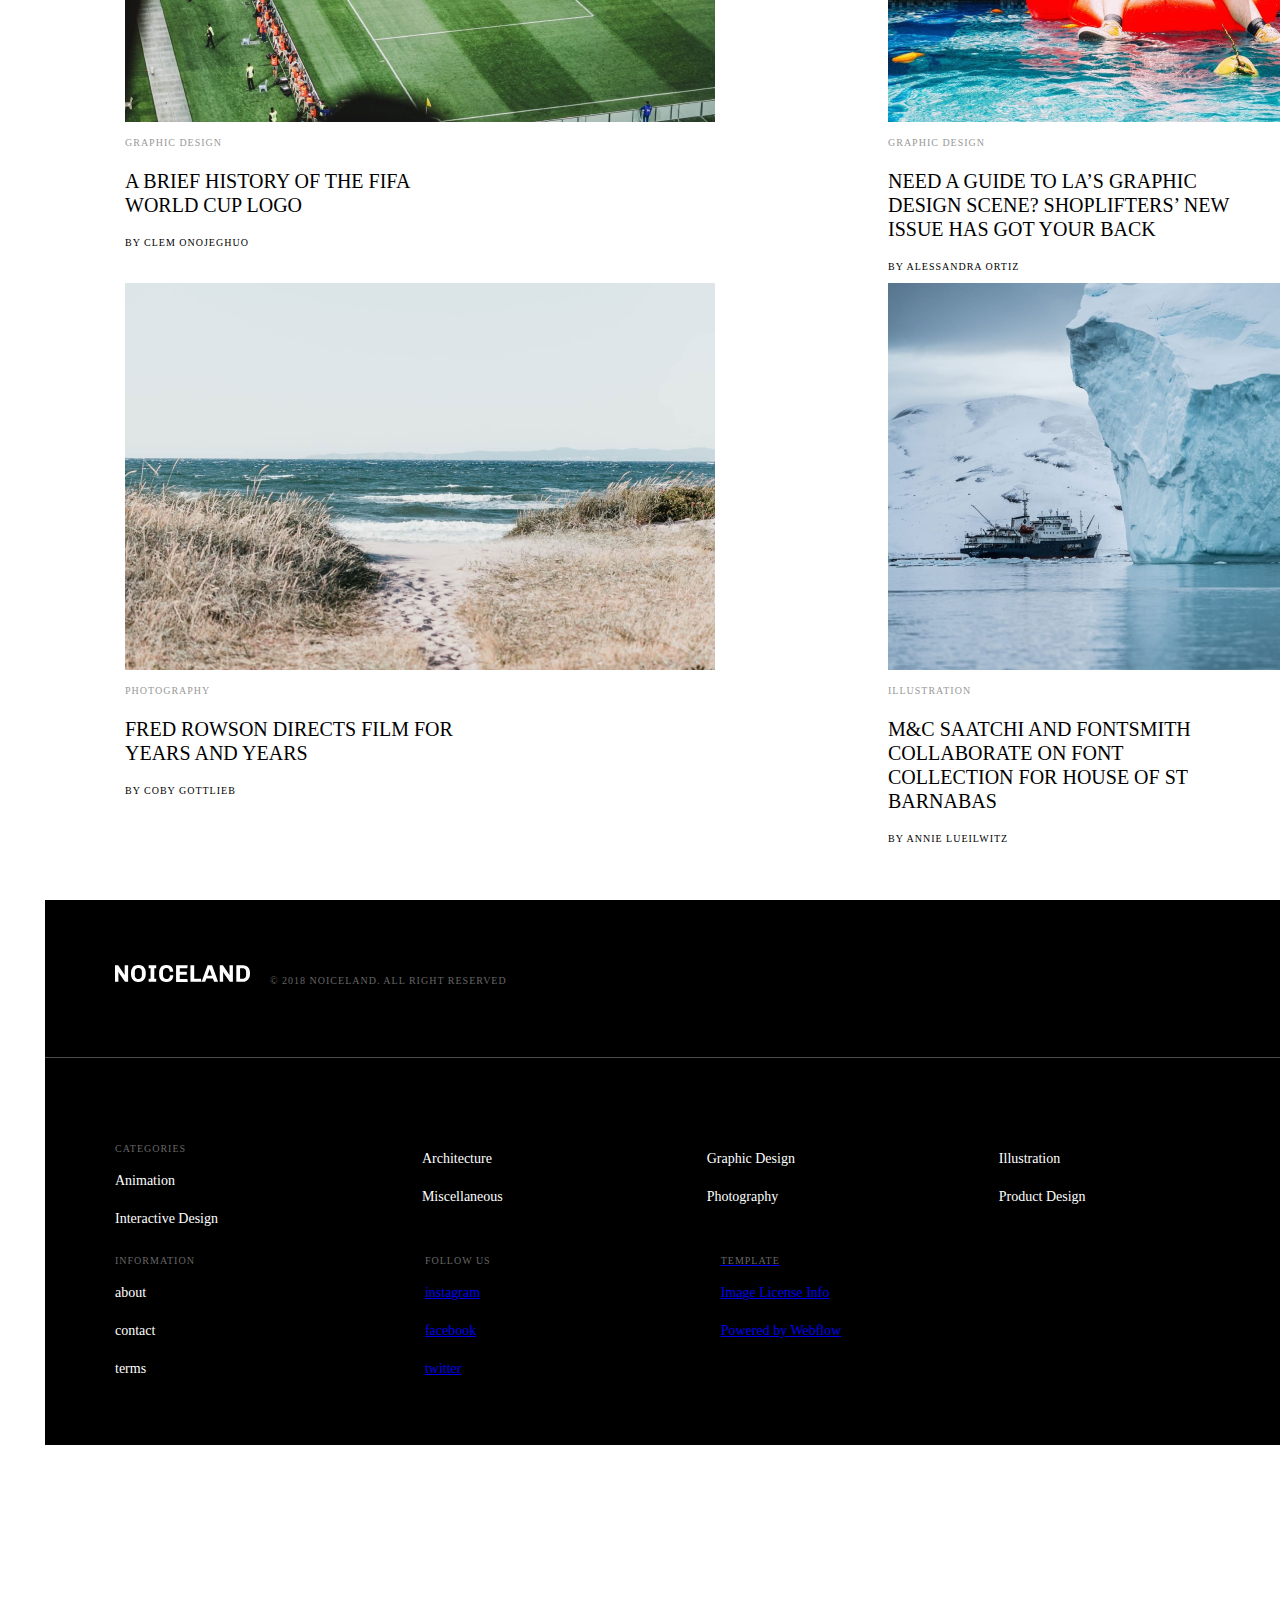
<file: noiceland/noiceland.html>
<!DOCTYPE html>
<html lang="en">

<head>
    <meta charset="UTF-8">
    <meta http-equiv="X-UA-Compatible" content="IE=edge">
    <meta name="viewport" content="width=device-width, initial-scale=1,  maximum-scale=1">
    <link rel="preconnect" href="https://fonts.googleapis.com">
    <link rel="preconnect" href="https://fonts.gstatic.com" crossorigin>
    <link
        href="https: //fonts.googleapis.com/css2?family= Lobster & семья = Либре + Франклин иfamily = Source+Serif+Pro &семья = Тенор+Санс & display=swap"
        rel="stylesheet">
    <link
        href="https: //fonts.googleapis.com/css2?family= Lobster & семья = Либре + Франклин иfamily = Source+Serif+Pro & display=swap"
        rel="stylesheet">
    <link href="https://fonts.googleapis.com/css2?family=Lobster&family=Source+Serif+Pro&display=swap" rel="stylesheet">
    <link rel="stylesheet" href="styles1.css">

    <title>Noiceland</title>
    <style>
      
    </style>
</head>

<body class="desktop">
    <header>
        <nav class="content-block">
            <div class="navigation-left">
                <a href="NOICELAND">
                    <svg width="135" height="17" viewBox="0 0 135 17" fill="none" xmlns="http://www.w3.org/2000/svg">
                        <path fill-rule="evenodd" clip-rule="evenodd"
                            d="M4.8 9.12C4.624 8.864 4.384 8.484 4.08 7.98C3.776 7.476 3.576 7.144 3.48 6.984L3.384 7.056V16.704H0V0.24H3.144L8.328 7.872L9.048 9C9.304 9.448 9.504 9.776 9.648 9.984L9.72 9.912V0.24H13.104V16.704H9.96L4.8 9.12ZM30.696 9.648C30.696 11.152 30.368 12.456 29.712 13.56C29.056 14.664 28.172 15.504 27.06 16.08C25.948 16.656 24.712 16.944 23.352 16.944C21.992 16.944 20.756 16.656 19.644 16.08C18.532 15.504 17.648 14.664 16.992 13.56C16.336 12.456 16.008 11.152 16.008 9.648V7.296C16.008 5.79199 16.336 4.48801 16.992 3.384C17.648 2.27999 18.532 1.44 19.644 0.864C20.756 0.287997 21.992 0 23.352 0C24.712 0 25.948 0.287997 27.06 0.864C28.172 1.44 29.056 2.27999 29.712 3.384C30.368 4.48801 30.696 5.79199 30.696 7.296V9.648ZM26.808 6.768C26.808 5.55199 26.488 4.612 25.848 3.948C25.208 3.284 24.376 2.952 23.352 2.952C22.328 2.952 21.496 3.284 20.856 3.948C20.216 4.612 19.896 5.55199 19.896 6.768V10.176C19.896 11.392 20.216 12.332 20.856 12.996C21.496 13.66 22.328 13.992 23.352 13.992C24.376 13.992 25.208 13.66 25.848 12.996C26.488 12.332 26.808 11.392 26.808 10.176V6.768ZM33.576 0.24H41.16V3.192H39.24V13.752H41.16V16.704H33.576V13.752H35.52V3.192H33.576V0.24ZM47.952 10.176C47.952 11.392 48.28 12.332 48.936 12.996C49.592 13.66 50.424 13.992 51.432 13.992C52.568 13.992 53.408 13.684 53.952 13.068C54.496 12.452 54.768 11.504 54.768 10.224H58.152C58.152 11.632 57.868 12.844 57.3 13.86C56.732 14.876 55.952 15.644 54.96 16.164C53.968 16.684 52.848 16.944 51.6 16.944H51.264C49.888 16.944 48.656 16.664 47.568 16.104C46.48 15.544 45.624 14.716 45 13.62C44.376 12.524 44.064 11.2 44.064 9.648V7.296C44.064 5.79199 44.376 4.48801 45 3.384C45.624 2.27999 46.476 1.44 47.556 0.864C48.636 0.287997 49.84 0 51.168 0H51.504C52.784 0 53.924 0.251998 54.924 0.756C55.924 1.26 56.712 2.02 57.288 3.036C57.864 4.05201 58.152 5.29599 58.152 6.768H54.624C54.624 5.51999 54.348 4.572 53.796 3.924C53.244 3.276 52.448 2.952 51.408 2.952C50.4 2.952 49.572 3.284 48.924 3.948C48.276 4.612 47.952 5.55199 47.952 6.768V10.176ZM61.032 16.704V0.24H72.624L72.216 3.192H64.68V6.792H71.712V9.744H64.68V13.752H72.288L72.696 16.704H61.032ZM75.384 16.704V0.24H79.104V13.632H85.872L86.28 16.704H75.384ZM97.776 13.464H91.224L90.072 16.704H86.496L92.472 0.24H96.888L102.864 16.704H98.976L97.776 13.464ZM92.232 10.656H96.792C96.184 8.84799 95.448 6.69601 94.584 4.2H94.464L92.232 10.656ZM109.44 9.12C109.264 8.864 109.024 8.484 108.72 7.98C108.416 7.476 108.216 7.144 108.12 6.984L108.024 7.056V16.704H104.64V0.24H107.784L112.968 7.872L113.688 9C113.944 9.448 114.144 9.776 114.288 9.984L114.36 9.912V0.24H117.744V16.704H114.6L109.44 9.12ZM127.464 0.24C128.824 0.24 130.06 0.527997 131.172 1.104C132.284 1.68 133.168 2.51999 133.824 3.624C134.48 4.728 134.808 6.03199 134.808 7.536V9.408C134.808 10.912 134.48 12.216 133.824 13.32C133.168 14.424 132.284 15.264 131.172 15.84C130.06 16.416 128.824 16.704 127.464 16.704H121.224V0.24H127.464ZM124.944 13.752H127.464C128.488 13.752 129.32 13.42 129.96 12.756C130.6 12.092 130.92 11.152 130.92 9.936V7.008C130.92 5.79199 130.6 4.852 129.96 4.188C129.32 3.524 128.488 3.192 127.464 3.192H124.944V13.752Z"
                            fill="black" />
                    </svg></a>
            </div>

            <div class="navigation-right"><a href="Home"> Home</a>
                <a href="Latest"> Latest</a>
                <a href="About"> About</a>
            </div>
        </nav>

    </header>


    <main>
        <div class="main-content ">
            <div class="topic1">

                <img class="foto1" src="img3/mountains.png">
                <div class="text">
                    <p class="auxiliary-text">Illustration</p>
                    <p class="heading">Japan House opens in mountainside to foster peak creativity. </p>
                    <p class="main-text1"> Enim omittam qui id, ex quo atqui dictas complectitur. Nec ad timeam
                        accusata,
                        hinc justo falli
                        id eum, ferri novum molestie eos cu. </p>

                    <p class="bottom-text">By Reta Torphy</p>

                </div>

            </div>

            <div class="info-content">
                <div>
                    <img class="foto" src="img3/city.png">
                    <p class="auxiliary-text"> Illustration</p>
                    <p class="main-text"> Helmut Lang celebrates taxi drivers worldwide in latest campaign</p>
                    <p class="bottom-text">By Reta Torphy</p>

                </div>
                <div class="topic">
                    <img class="foto" src="img3/food.png">
                    <p class="auxiliary-text">Photography</p>
                    <p class="main-text">Bowlcut launch a new summer collection that pays homage to “UK legends”</p>
                    <p class="bottom-text">By Alessandra Ortiz</p>

                </div>

                <div class="topic">

                    <img class="foto" src="img3/sea.png">
                    <p class="auxiliary-text">Photography</p>
                    <p class="main-text">Thousands of previously unseen photographs by Andy Warhol will be made public
                        this Autumn</p>
                    <p class="bottom-text"> By Rosanna Ondricka</p>



                </div>

                <div class="topic">
                    <img class="foto" src="img3/beach.png">
                    <p class="auxiliary-text">Interactive Design</p>
                    <p class="main-text">London-based Yinka Ilori’s storytelling furniture</p>
                    <p class="bottom-text"> By Annie Lueilwitz</p>

                </div>

                <div class="topic">

                    <img class="foto" src="img3/man.png">
                    <p class="auxiliary-text">Graphic Design</p>
                    <p class="main-text">Anonymous Israeli art collective Broken Fingaz direct music video for U2 and
                        Beck</p>
                    <p class="bottom-text"> By Simeon Brekke</p>

                </div>


                <div class="topic">

                    <img class="foto" src="img3/tunel.png">
                    <p class="auxiliary-text">Architecture</p>
                    <p class="main-text">Suzanne Saroff’s meticulously arranged photographs alter perceptions</p>
                    <p class="bottom-text"> By Reta Torphy</p>

                </div>

            </div>

            <div class="line-border"></div>
            <div class="latest-posts">LATEST POSTS></div>
            <div class="low-main-content">
                <div class="low-content">

                    <div class="low-topic">
                        <img class="low-foto" src="img3/mountains11.png">
                        <p class="auxiliary-text">Illustration</p>
                        <p class="main-text"> Japan House opens in mountainside to foster peak creativity. </p>
                        <p class="bottom-text">By Reta Torphy</p>
                    </div>

                    <div class="low-topic">
                        <img class="low-foto" src="img3/city.png">
                        <p class="auxiliary-text"> Illustration</p>
                        <p class="main-text"> Helmut Lang celebrates taxi drivers worldwide in latest campaign</p>
                        <p class="bottom-text">By Reta Torphy</p>

                    </div>
                    <div class="low-topic">

                        <img class="low-foto" src="img3/food.png">
                        <p class="auxiliary-text">Photography</p>
                        <p class="main-text">Bowlcut launch a new summer collection that pays homage to “UK legends”
                        </p>
                        <p class="bottom-text">By Alessandra Ortiz</p>

                    </div>

                    <div class="low-topic">

                        <img class="low-foto" src="img3/sea.png">
                        <p class="auxiliary-text">Photography</p>
                        <p class="main-text">Bowlcut launch a new summer collection that pays homage to “UK legends”
                        </p>
                        <p class="bottom-text"> By Rosanna Ondricka</p>



                    </div>

                    <div class="low-topic">

                        <img class="low-foto" src="img3/beach.png">
                        <p class="auxiliary-text">Interactive Design</p>
                        <p class="main-text">London-based Yinka Ilori’s storytelling furniture</p>
                        <p class="bottom-text"> By Annie Lueilwitz</p>

                    </div>

                    <div class="low-topic">

                        <img class="low-foto" src="img3/man.png">
                        <p class="auxiliary-text">Graphic Design</p>
                        <p class="main-text">Anonymous Israeli art collective Broken Fingaz direct music video for
                            U2 and Beck</p>

                        <p class="bottom-text"> By Simeon Brekke</p>

                    </div>


                    <div class="low-topic">

                        <img class="low-foto" src="img3/tunel.png">
                        <p class="auxiliary-text">Architecture</p>
                        <p class="main-text">Suzanne Saroff’s meticulously arranged photographs alter perceptions
                        </p>
                        <p class="bottom-text"> By Reta Torphy</p>

                    </div>
                    <div class="low-topic">

                        <img class="low-foto" src="img3/culture.png">
                        <p class="auxiliary-text">Architecture</p>
                        <p class="main-text"> Anu Ambasna’s playful illustrations celebrate club culture, brown bodies
                            and perfect paunches </p>

                        <p class="bottom-text"> By Leo Bartell</p>

                    </div>



                </div>
            </div>


            <div class="key-enter">
                <button class="key"> view all latest posts </button>
            </div>

            <div clacc="line-footer"></div>
            <div class="featured-posts">featured POSTS</div>
            <div class="low-main-content1">

                <div class="low-topic">


                    <img class="low-foto" src="img3/fifa.png">
                    <p class="auxiliary-text">Graphic Design</p>
                    <p class="main-text"> A Brief History of the FIFA World Cup Logo </p>

                    <p class="bottom-text"> By Clem Onojeghuo</p>
                </div>

                <div class="low-topic">

                    <img class="low-foto" src="img3/aqva.png">
                    <p class="auxiliary-text">Graphic Design </p>
                    <p class="main-text"> Need a guide to LA’s graphic design scene? Shoplifters’ new issue has got your
                        back </p>

                    <p class="bottom-text"> By Alessandra Ortiz</p>
                </div>
                <div class="low-topic">

                    <img class="low-foto" src="img3/ocean.png">
                    <p class="auxiliary-text">Photography</p>
                    <p class="main-text"> Fred Rowson directs film for Years and Years</p>

                    <p class="bottom-text"> By Coby Gottlieb</p>
                </div>

                <div class="low-topic">

                    <img class="low-foto" src="img3/ice.png">
                    <p class="auxiliary-text">Illustration</p>
                    <p class="main-text">M&C Saatchi and Fontsmith collaborate on font collection for House of St
                        Barnabas</p>

                    <p class="bottom-text"> By Annie Lueilwitz </p>
                </div>
            </div>
            <div class="total-footer">
                <div class="footer">

                    <svg width="135" height="17" viewBox="0 0 135 17" fill="none" xmlns="http://www.w3.org/2000/svg">
                        <path
                            d="M4.80677 9.15228C4.63319 8.89805 4.39285 8.52339 4.08575 8.02831L3.4849 7.02477L3.38476 7.09502V16.7591H0V0.240827H3.14443L8.34174 7.89785L9.01268 9.03185C9.26638 9.4801 9.46666 9.81462 9.61353 10.0354L9.68363 9.96515V0.240827H13.1185V16.7591H10.0141L4.80677 9.15228ZM30.7433 9.68415C30.7725 11.0591 30.4262 12.4159 29.7419 13.608C29.1157 14.6871 28.195 15.5644 27.0881 16.1369C25.9325 16.7079 24.6613 17.0048 23.3729 17.0048C22.0845 17.0048 20.8133 16.7079 19.6577 16.1369C18.5582 15.5614 17.6447 14.6843 17.024 13.608C16.3396 12.4159 15.9933 11.0591 16.0226 9.68415V7.32583C15.9933 5.95088 16.3396 4.59406 17.024 3.40198C17.6459 2.32063 18.5631 1.43977 19.6677 0.863023C20.8233 0.292073 22.0945 -0.00488281 23.3829 -0.00488281C24.6713 -0.00488281 25.9425 0.292073 27.0981 0.863023C28.205 1.43551 29.1257 2.3129 29.7519 3.39195C30.4362 4.58402 30.7825 5.94084 30.7533 7.3158V9.68415H30.7433ZM26.8478 6.79395C26.875 6.2794 26.8005 5.76454 26.6287 5.27889C26.4568 4.79325 26.191 4.3464 25.8464 3.96397C25.5225 3.63024 25.1323 3.36844 24.701 3.19556C24.2698 3.02268 23.807 2.94257 23.3429 2.96043C22.8787 2.94257 22.416 3.02268 21.9847 3.19556C21.5534 3.36844 21.1632 3.63024 20.8393 3.96397C20.4947 4.3464 20.2289 4.79325 20.057 5.27889C19.8852 5.76454 19.8107 6.2794 19.8379 6.79395V10.216C19.8107 10.7306 19.8852 11.2455 20.057 11.7311C20.2289 12.2167 20.4947 12.6636 20.8393 13.046C21.1632 13.3797 21.5534 13.6415 21.9847 13.8144C22.416 13.9873 22.8787 14.0674 23.3429 14.0496C23.807 14.0674 24.2698 13.9873 24.701 13.8144C25.1323 13.6415 25.5225 13.3797 25.8464 13.046C26.191 12.6636 26.4568 12.2167 26.6287 11.7311C26.8005 11.2455 26.875 10.7306 26.8478 10.216V6.79395ZM33.6273 0.240827H41.218V3.25145H39.2953V13.7987H41.218V16.8093H33.6273V13.7987H35.5701V3.20128H33.6273V0.190649V0.240827ZM48.0676 10.216C48.0371 10.7309 48.11 11.2467 48.282 11.7328C48.454 12.2189 48.7217 12.6655 49.0691 13.046C49.3948 13.3772 49.7853 13.6374 50.2161 13.8101C50.647 13.9828 51.1088 14.0643 51.5726 14.0496C52.0324 14.0843 52.4942 14.0188 52.9264 13.8577C53.3585 13.6966 53.7507 13.4437 54.0761 13.1163C54.6846 12.2969 54.9763 11.2845 54.8973 10.2662H58.282C58.3176 11.537 58.0244 12.7955 57.4308 13.9191C56.891 14.9019 56.0719 15.7018 55.0775 16.2172C54.0368 16.7502 52.8814 17.019 51.7128 17H51.3322C50.0476 17.0208 48.7768 16.7317 47.627 16.157C46.5457 15.5997 45.6536 14.7336 45.0634 13.6682C44.4023 12.4366 44.0775 11.0518 44.1221 9.65405V7.32583C44.0874 5.95463 44.412 4.59827 45.0634 3.39195C45.655 2.31752 46.5457 1.43882 47.627 0.863023C48.7416 0.278416 49.9842 -0.0182263 51.2421 -2.34679e-05H51.5726C52.7583 -0.0203084 53.9319 0.241052 54.9974 0.762668C55.9953 1.2569 56.8221 2.04003 57.3707 3.0106C57.9778 4.16204 58.2747 5.45225 58.232 6.75381H54.697C54.7668 5.73498 54.4722 4.72454 53.8658 3.90375C53.5671 3.56789 53.197 3.3034 52.7828 3.12973C52.3686 2.95606 51.9209 2.87763 51.4724 2.90021C51.0117 2.8858 50.553 2.96758 50.1254 3.14034C49.6979 3.3131 49.3109 3.57308 48.9889 3.90375C48.643 4.28525 48.3762 4.73197 48.2043 5.21784C48.0324 5.70372 47.9587 6.21903 47.9875 6.73374V10.1558L48.0676 10.216ZM61.086 16.7591V0.240827H72.7224L72.3118 3.25145H64.7712V6.8642H71.781V9.87483H64.7712V13.889H72.3919L72.8025 16.8996H61.086V16.7591ZM75.4562 16.7591V0.240827H79.2115V13.6783H85.991L86.4016 16.7591H75.4862H75.4562ZM97.8778 13.5076H91.3486L90.1969 16.7591H86.6219L92.6304 0.240827H97.0566L103.065 16.7591H99.1395L97.8778 13.5076ZM92.3299 10.6877H96.8964C96.3089 8.87463 95.5812 6.71702 94.7133 4.21485H94.5931L92.3299 10.6877ZM109.564 9.14224C109.391 8.88801 109.15 8.50667 108.843 7.99821L108.242 6.99466L108.142 7.06491V16.7591H104.757V0.240827H107.902L113.159 7.89785L113.85 9.03185C114.104 9.4801 114.304 9.81462 114.451 10.0354L114.521 9.96515V0.240827H117.906V16.7591H114.762L109.564 9.14224ZM127.59 0.230791C128.88 0.212176 130.155 0.508378 131.305 1.09384C132.412 1.66633 133.332 2.54371 133.959 3.62276C134.643 4.81484 134.989 6.17165 134.96 7.54661V9.44331C134.989 10.8183 134.643 12.1751 133.959 13.3672C133.332 14.4462 132.412 15.3236 131.305 15.8961C130.155 16.4815 128.88 16.7777 127.59 16.7591H121.341V0.240827H127.59V0.230791ZM125.066 13.7886H127.59C128.054 13.8065 128.516 13.7264 128.948 13.5535C129.379 13.3806 129.769 13.1188 130.093 12.7851C130.438 12.4027 130.704 11.9558 130.875 11.4702C131.047 10.9845 131.122 10.4697 131.095 9.95511V7.02477C131.122 6.51022 131.047 5.99535 130.875 5.50971C130.704 5.02407 130.438 4.57721 130.093 4.19478C129.769 3.86105 129.379 3.59926 128.948 3.42638C128.516 3.25349 128.054 3.17338 127.59 3.19124H125.066V13.7987V13.7886Z"
                            fill="white" />
                    </svg>
                    <p class="text-footer"> © 2018 NOICELAND. ALL RIGHT RESERVED</p>

                </div>

                <div class="line"></div>
                <div class="content-footer">

                    <div class="navigation-footer-top">

                        <div class="list">

                            <p class="list1"> Categories</p>
                            <p>Animation</p>
                            <p>Interactive Design</p>
                        </div>
                        <div class="list">

                            <p>Architecture</p>
                            <p>Miscellaneous</p>
                        </div>

                        <div class="list">

                            <p>Graphic Design</p>
                            <p>Photography</p>
                        </div>

                        <div class="list">

                            <p>Illustration </p>
                            <p>Product Design</p>

                        </div>


                        <div class="input-field">
                            <p class="list1">Subscribe to newsletter</p>
                            <input name="email address" type="Email address" />
                            <button class="send">SEND</button>


                        </div>
                    </div>
                </div>

                <div class="navigation-footer-bottom">

                    <div class="list">

                        <p class="list1">Information </p>
                        <p>about</p>
                        <p>contact</p>
                        <p> terms </p>
                    </div>

                    <div class="list">

                        <p class="list1"> follow us </p>
                        <p> <a href="https://www.instagram.com" class="link">instagram </a> </p>
                        <p class="link"><a href="https://www.facebook.com" class="link"> facebook </a></p>
                        <p class="link"> <a href="https://twitter.com" class="link">twitter </p>
                    </div>
                    <div class="list">

                        <p class="list1">Template </p>
                        <p class="link">Image License Info</p>
                        <p class="link">Powered by Webflow</p>

                    </div>

















                </div>

            </div>

    </main>






</body>

</html>
</file>
<file: styles-noiceland.css>
html,
body {
    margin: 0;
    padding: 0;
    box-sizing: border-box;
    font-family: 'Tenor Sans', 'Libre Franklin', 'Source Serif Pro', Arial sans-serif;
}

.desktop {
    width: auto;
    max-height: auto;
    background-color: #FFFFFF;
    align-content: center;
}

header {
    top: 0;
    background-color: white;
}

.content-block {
    margin: 0 auto;
    padding: 40px 200px 10px 111px;
    height: 45px;
    display: flex;
    justify-content: space-between;
    border: solid #999999 1px;
    border-top: none;
    border-left: none;
    border-right: none;

}

.content-block a {
    text-decoration: none;
    color: #000000;
    font-weight: bold;
}

.navigation-left {
    display: flex;
    justify-items: start;
}

.navigation-right {
    display: flex;
    justify-content: end;
    gap: 30px;
    font-family: 'Libre Franklin';
    font-style: normal;
    font-size: 14px;
    line-height: 24px;
    color: rgba(0, 0, 0, 1);
}

.main-content {
    display: grid;
    padding-left: 115px;
    padding-top: 70px;
}

.info-content {
    display: grid;
    grid-template-columns: repeat(3, 1fr);

}

.line-border {
    margin-top: 80px;
    height: 1px;
    background: #E6E6E6;

}

.latest-posts {
    font-family: 'Libre Franklin';
    font-style: normal;
    font-size: 10px;
    line-height: 12px;
    letter-spacing: 1px;
    text-transform: uppercase;
    color: #999999;
    padding-top: 100px;
}

.text {
    padding-left: 140px;
    padding-bottom: 45px;
}



.topicc {
    display: grid;
    grid-template-columns: repeat(2, 2fr);
    max-width: 1500px;
    padding-bottom: 70px;

}

.auxiliary-text {
    font-family: 'Libre Franklin';
    font-style: normal;
    font-size: 10px;
    line-height: 12px;
    letter-spacing: 1px;
    text-transform: uppercase;
    color: #999999;
}


.heading {
    font-family: 'Tenor Sans';
    font-style: normal;
    font-size: 36px;
    line-height: 42px;
    text-transform: uppercase;
    color: #000000;
}

.main-text {
    font-family: 'Tenor Sans';
    font-style: normal;
    font-weight: 400;
    font-size: 20px;
    line-height: 24px;
    text-transform: uppercase;
    color: #000000;
    width: 300px;
}

.main-text1 {
    font-family: 'Source Serif Pro';
    font-style: normal;
    font-size: 16px;
    line-height: 24px;
    color: #666666;
}

.bottom-text {
    font-family: 'Libre Franklin';
    font-style: normal;
    font-size: 10px;
    line-height: 12px;
    letter-spacing: 1px;
    text-transform: uppercase;
    color: black;
}


.low-main-content {
    padding-top: 35px;

}

.low-content {
    display: grid;
    grid-template-columns: repeat(4, 1fr);

}

.key-enter {
    display: grid;
    justify-items: center;
    height: 54px;

    padding-top: 50px;
    margin-bottom: 120px;
}

.key {
    width: 300px;
    height: 65px;
    background: #FFFFFF;
    font-family: 'Libre Franklin';
    font-style: normal;
    font-size: 10px;
    line-height: 12px;
    letter-spacing: 1px;
    text-transform: uppercase;
    color: #000000;
}

.line_footer1 {
    background: #E6E6E6;
    height: 2px;
    margin-bottom: 70px;
}


.featured-posts {
    font-family: 'Libre Franklin';
    font-style: normal;
    font-size: 10px;
    line-height: 12px;
    letter-spacing: 1px;
    text-transform: uppercase;
    color: #999999;
    margin-bottom: 25px;
    padding-left: 81px;

}

.low-main-content1 {
    display: grid;
    grid-template-columns: repeat(2, 1fr);
    padding-left: 80px;
    padding-bottom: 45px;
}

.total-footer {
    height: 617px;
}

.footer {
    background-color: #000000;
    color: white;
    display: flex;
    padding-left: 70px;
    padding-top: 65px;
    padding-bottom: 60px;
}
.content-footer {
    background-color: #000000;
    color: #FFFFFF;
    text-decoration: none;
}

.email-address {
    height: 40px;
}

.send {
    font-size: 10px;
    color: #FFFFFF;
    background: #141414;
    border: solid 1px;
    border-color: #000000;
    height: 48px;

}

.navigation-footer-top {
    display: flex;
    justify-content: space-between;
    padding-left: 70px;
    padding-right: 120px;
    padding-top: 75px;
    font-family: 'Libre Franklin';
    font-style: normal;
    font-size: 14px;
    line-height: 24px;

}

.navigation-footer-bottom {
    background-color: #000000;
    color: #FFFFFF;
    display: flex;
    justify-content: flex-start;
    padding-top: 50px;
    padding-left: 70px;
    padding-right: 120px;
    padding-bottom: 75px;
    gap: 165px;
    font-family: 'Libre Franklin';
    font-style: normal;
    font-size: 14px;
    line-height: 24px;
}

.CATEGORIES {
    display: flex;
    margin-top: -18px;
}

.list1 {
    font-family: 'Libre Franklin';
    font-style: normal;
    font-size: 10px;
    line-height: 12px;
    letter-spacing: 1px;
    text-transform: uppercase;
    color: #666666;
}
.text-footer {
    font-family: 'Libre Franklin';
    font-style: normal;
    font-size: 10px;
    line-height: 12px;
    letter-spacing: 1px;
    text-transform: uppercase;
    color: #666666;
    padding-left: 20px;

}
.name-text {
    color: #FFFFFF;
    padding-top: 10px;

}

.line_footer {
    height: 1px;
    background: #E6E6E6;

}
.link {
    text-decoration: none;
    font-family: 'Libre Franklin';
    font-style: normal;
    font-size: 14px;
    line-height: 24px;
    color: #FFFFFF;
}

.link1 {
    text-decoration: none;
    font-family: 'Libre Franklin';
    font-style: normal;
    font-size: 10px;
    line-height: 12px;
    letter-spacing: 1px;
    text-transform: uppercase;
    color: #666666;
}
</file>
<file: noiceland/styles1.css>
html,
body {
    margin: 0;
    padding: 0;
    box-sizing: border-box;
    font-family: 'Tenor Sans', 'Libre Franklin', 'Source Serif Pro', Arial sans-serif;
}

.desktop {
    max-width: 1440px;
    height: 4800px;
    background-color: #FFFFFF;

}

header {

    top: 0;
    background-color: white;

}


.content-block {
    max-width: 1440px;
    margin: 0 auto;
    padding: 40px 45px 10px 45px;
    height: 45px;
    display: flex;
    justify-content: space-between;
    border: solid #999999 1px;

    border-top: none;
    border-left: none;
    border-right: none;

}

.content-block a {
    text-decoration: none;
    color: #000000;
    font-weight: bold;

}


.navigation-left {
    display: flex;
    justify-items: start;


}

.navigation-right {
    display: flex;
    justify-content: end;
    gap: 30px;
    font-family: 'Libre Franklin';
    font-style: normal;
    font-size: 14px;
    line-height: 24px;
    color: rgba(0, 0, 0, 1);


}

.main-content {
    display: grid;
    padding-left: 45px;
    padding-top: 70px;
}

.info-content {
    display: grid;
    grid-template-columns: repeat(3, 1fr);

}

.line-border {
    margin-top: 80px;
    height: 1px;
    background: #E6E6E6;

}

.latest-posts {

    font-family: 'Libre Franklin';
    font-style: normal;
    font-size: 10px;
    line-height: 12px;
    letter-spacing: 1px;
    text-transform: uppercase;
    color: #999999;
    padding-top: 100px;


}

.text {
    padding-left: 140px;
    padding-bottom: 45px;
}


.topic1 {
    display: grid;
    grid-template-columns: repeat(2, 2fr 1fr);

}

.auxiliary-text {
    font-family: 'Libre Franklin';
    font-style: normal;

    font-size: 10px;
    line-height: 12px;
    letter-spacing: 1px;
    text-transform: uppercase;
    color: #999999;
}


.heading {
    font-family: 'Tenor Sans';
    font-style: normal;
    font-size: 36px;
    line-height: 42px;
    text-transform: uppercase;
    color: #000000;
}

.main-text {
    font-family: 'Tenor Sans';
    font-style: normal;
    font-weight: 400;
    font-size: 20px;
    line-height: 24px;
    text-transform: uppercase;
    color: #000000;
    width: 360px;

}

.main-text1 {
    font-family: 'Source Serif Pro';
    font-style: normal;
    font-size: 16px;
    line-height: 24px;
    color: #666666;

}



.bottom-text {
    font-family: 'Libre Franklin';
    font-style: normal;
    font-size: 10px;
    line-height: 12px;
    letter-spacing: 1px;
    text-transform: uppercase;
    color: black;

}



.low-main-content {
    padding-top: 35px;


}

.low-content {
    display: grid;
    grid-template-columns: repeat(4, 1fr);
    gap: 15px;

}

.key-enter {
    display: grid;
    justify-items: center;
    height: 54px;

    padding-top: 50px;
    margin-bottom: 120px;
}

.key {
    width: 300px;
    height: 65px;
    background: #FFFFFF;
    font-family: 'Libre Franklin';
    font-style: normal;
    font-size: 10px;
    line-height: 12px;
    letter-spacing: 1px;
    text-transform: uppercase;
    color: #000000;


}

.featured-posts {

    font-family: 'Libre Franklin';
    font-style: normal;
    font-size: 10px;
    line-height: 12px;
    letter-spacing: 1px;
    text-transform: uppercase;
    color: #999999;
    margin-bottom: 25px;
    padding-left: 81px;
   
}


.low-main-content1 {
    display: grid;
    grid-template-columns: repeat(2, 1fr);
    padding-left: 80px;
    padding-bottom: 45px;

}

.total-footer {
    height: 617px;
}

.footer {
    background-color: #000000;
    color: white;
    display: flex;
    padding-left: 70px;
    padding-top: 65px;
    padding-bottom: 60px;

}

.content-footer {
    background-color: #000000;
    color: #FFFFFF;
    text-decoration: none;

}





.send {

    height: 48px;
    left: 73.67%;
    right: 0%;
    bottom: 0.41px;
    color: #FFFFFF;
    background: #000000;
    border-radius: 0px;

}

.navigation-footer-top {
    display: flex;
    justify-content: space-between;
    padding-left: 70px;
    padding-right: 120px;
    padding-top: 75px;
    font-family: 'Libre Franklin';
    font-style: normal;
    font-size: 14px;
    line-height: 24px;

}

.navigation-footer-bottom {
    background-color: #000000;
    color: #FFFFFF;
    text-decoration: none;
    display: flex;
    justify-content: flex-start;
    padding-left: 70px;
    padding-right: 120px;
    padding-bottom: 50px;
    gap: 230px;
    font-family: 'Libre Franklin';
    font-style: normal;
    font-size: 14px;
    line-height: 24px;

}

.list1 {
    font-family: 'Libre Franklin';
    font-style: normal;
    font-size: 10px;
    line-height: 12px;
    letter-spacing: 1px;
    text-transform: uppercase;
    color: #666666;

}

.text-footer {
    font-family: 'Libre Franklin';
    font-style: normal;
    font-size: 10px;
    line-height: 12px;
    letter-spacing: 1px;
    text-transform: uppercase;
    color: #666666;
    padding-left: 20px;


}

.name-text {
    color: #FFFFFF;
    padding-top: 10px;

}


.line {
    height: 1px;
    background: #4D4D4D;

}

.line-footer {
    height: 1px;

    background: #E6E6E6;
}
</file>
